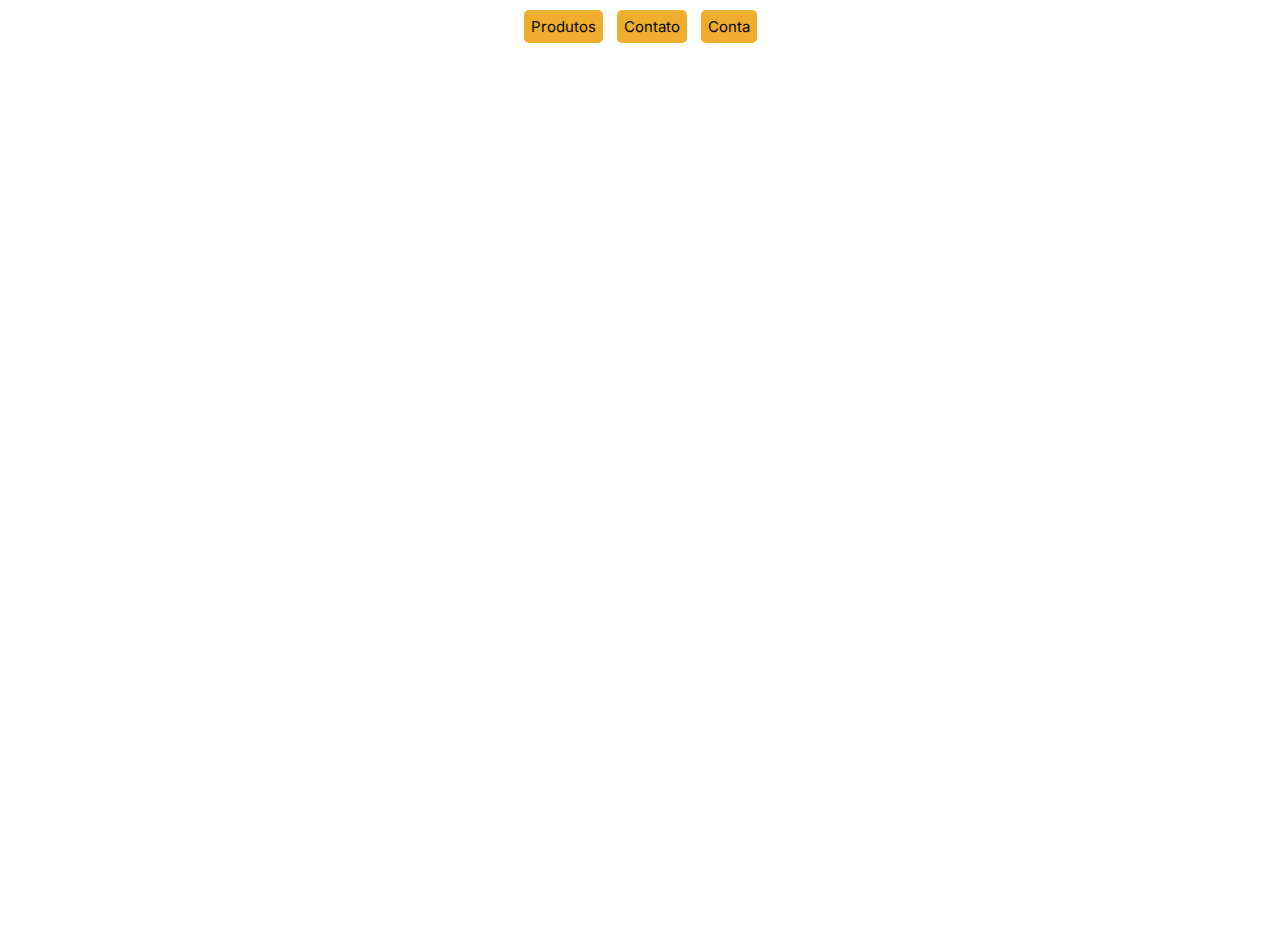
<file: index.html>
<!DOCTYPE html>
<html lang="pt-br">
<head>
    <meta charset="UTF-8">
    <meta http-equiv="X-UA-Compatible" content="IE=edge">
    <meta name="viewport" content="width=device-width, initial-scale=1.0">
    <link rel="stylesheet" href="assets/index.css">
    <title>Início</title>
</head>
<body>
    <header>
        <div class="button-header">
            <a href="#">Produtos</a>
            <a href="#">Contato</a>
            <a href="login.html">Conta</a>
        </div>
    </header>

    <div class="container">
        <div class="ofertas-box">
            <div id="oferta1"></div>
            <div id="oferta2"></div>
            <div id="oferta3"></div>
            <div id="oferta4"></div>
            <div id="oferta5"></div>
            <div id="oferta6"></div>
            <div id="oferta7"></div>
            <div id="oferta8"></div>
        </div>
    </div>
</body>
</html>
</file>
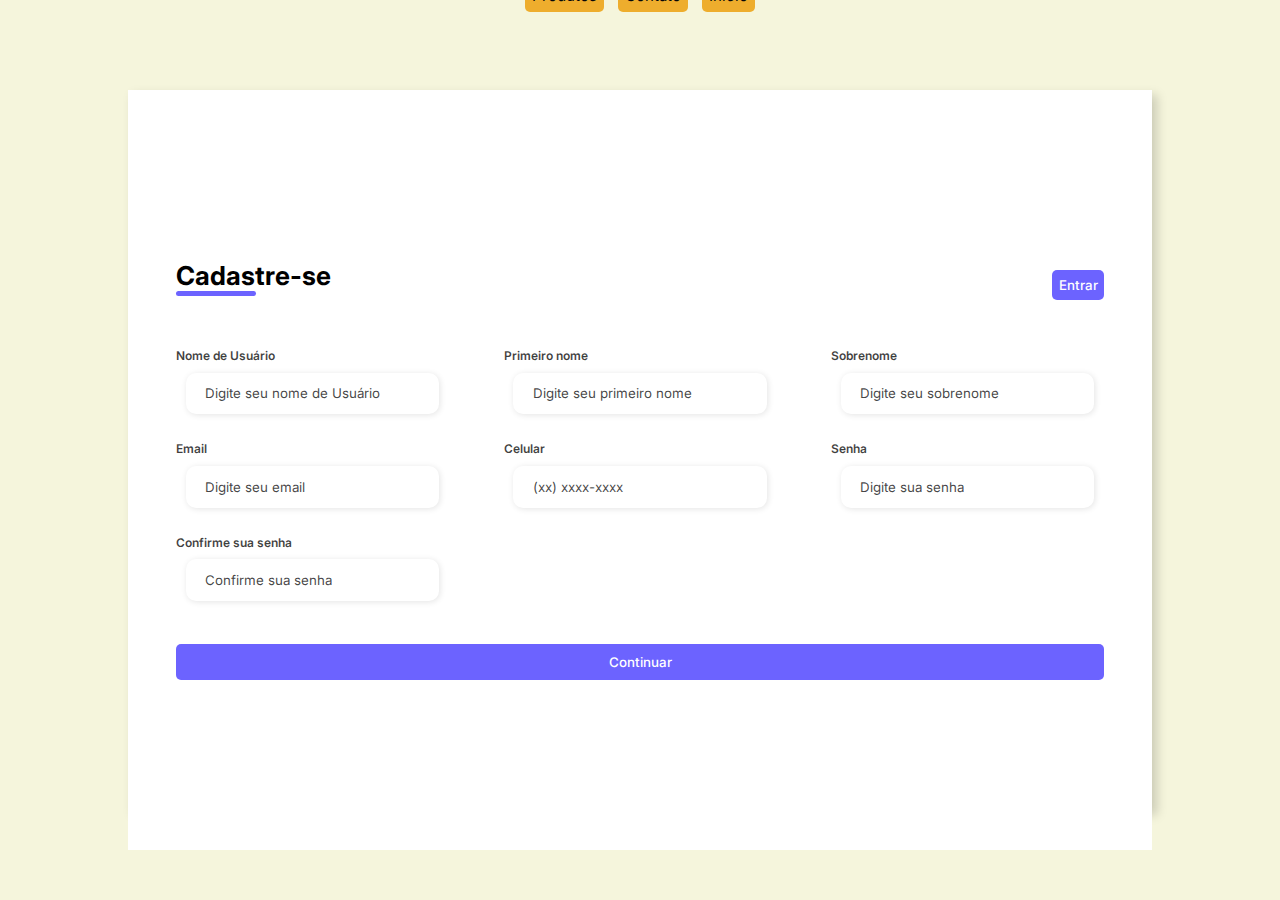
<file: cadastro.html>
<!DOCTYPE html>
<html lang="pt-br">
<head>
    <meta charset="UTF-8">
    <meta http-equiv="X-UA-Compatible" content="IE=edge">
    <meta name="viewport" content="width=device-width, initial-scale=1.0">
    <link rel="stylesheet" href="assets/cadastro.css">
    <title>Cadastro</title>
</head>
<body>
    <header>
        <div class="button-header">
            <a href="#">Produtos</a>
            <a href="#">Contato</a>
            <a href="index.html">Início</a>
        </div>
    </header>
    <div class="container">
        <div class="form-image">
            <img src="assets/imagens/undraw_sign_up_n6im.svg">
        </div>
        <div class="form">
            <form action="#">
                <div class="form-header">
                    <div class="title">
                        <h1>Cadastre-se</h1>
                    </div>
                    <div class="login-button">
                        <button><a href="login.html">Entrar</a></button>
                    </div>
                </div>

                <div class="input-group">
                    <div class="input-box">
                        <label for="username">Nome de Usuário</label>
                        <input id="username" type="text" name="username" placeholder="Digite seu nome de Usuário" required>
                    </div>

                    <div class="input-box">
                        <label for="firstname">Primeiro nome</label>
                        <input id="firstname" type="text" name="firstname" placeholder="Digite seu primeiro nome" required>
                    </div>

                    <div class="input-box">
                        <label for="lastname">Sobrenome</label>
                        <input id="lastname" type="text" name="lastname" placeholder="Digite seu sobrenome" required>
                    </div>

                    <div class="input-box">
                        <label for="email">Email</label>
                        <input id="email" type="email" name="email" placeholder="Digite seu email" required>
                    </div>

                    <div class="input-box">
                        <label for="number">Celular</label>
                        <input id="number" type="tel" name="number" placeholder="(xx) xxxx-xxxx" required>
                    </div>

                    <div class="input-box">
                        <label for="password">Senha</label>
                        <input id="password" type="password" name="password" placeholder="Digite sua senha" required>
                    </div>

                    <div class="input-box">
                        <label for="confirmpassword">Confirme sua senha</label>
                        <input id="confirmpassword" type="password" name="confirmpassword" placeholder="Confirme sua senha" required>
                    </div>
                </div>

                <div class="continue-button">
                    <button><a href="#">Continuar</a></button>
                </div>
            </form>
        </div>
    </div>
</body>
</html>
</file>
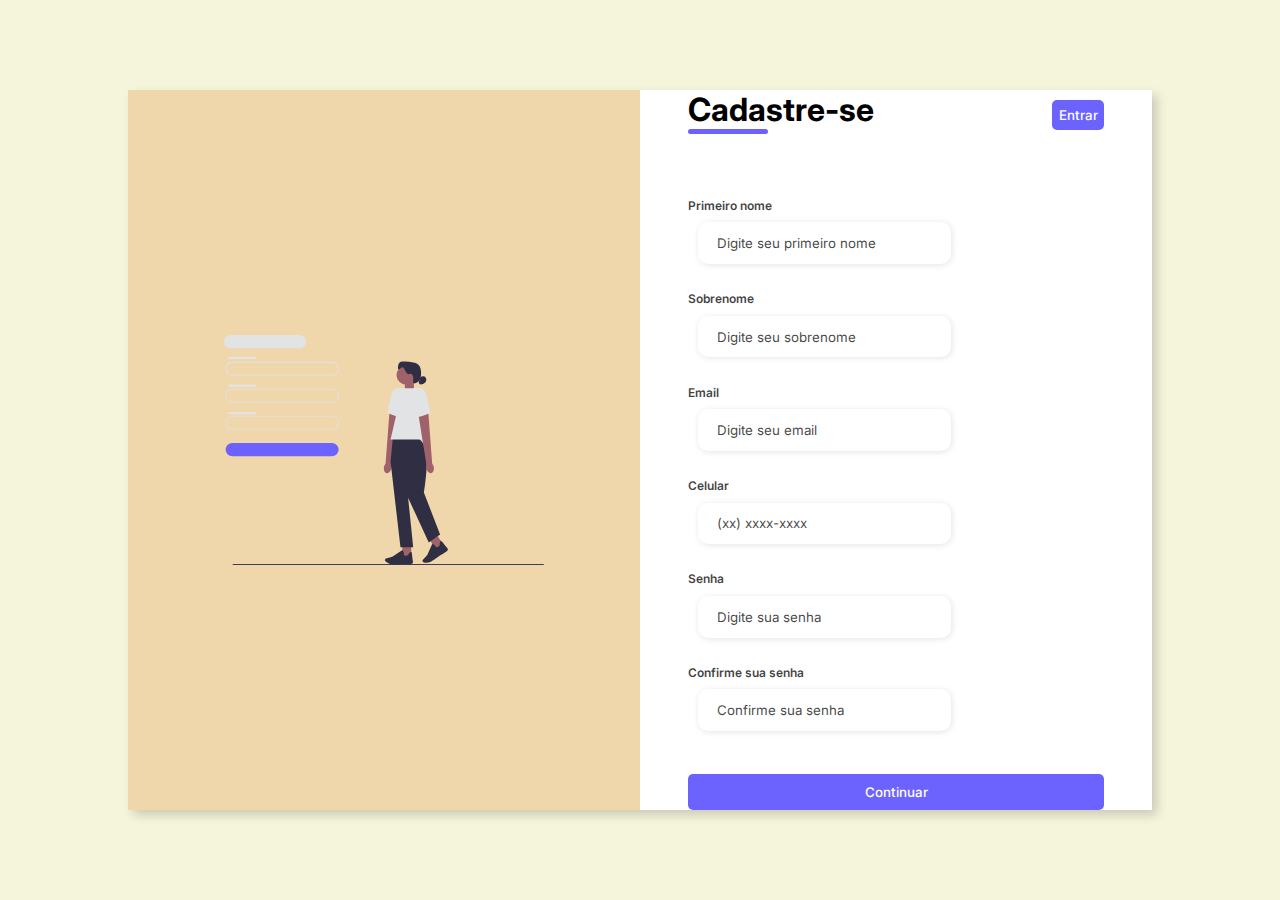
<file: login.html>
<!DOCTYPE html>
<html lang="pt-br">
<head>
    <meta charset="UTF-8">
    <meta http-equiv="X-UA-Compatible" content="IE=edge">
    <meta name="viewport" content="width=device-width, initial-scale=1.0">
    <link rel="stylesheet" href="assets/login.css">
    <title>Login/Cadastro</title>
</head>
<body>
    <div class="container">
        <div class="form-image">
            <img src="assets/imagens/undraw_sign_up_n6im.svg">
        </div>

        <div class="form">
            <form action="#">
                <div class="form-header">
                    <div class="title">
                        <h1>Cadastre-se</h1>
                    </div>
                    <div class="login-button">
                        <button><a href="#">Entrar</a></button>
                    </div>
                </div>

                <div class="input-group">
                    <div class="input-box">
                        <label for="firstname">Primeiro nome</label>
                        <input id="firstname" type="text" name="firstname" placeholder="Digite seu primeiro nome" required>
                    </div>

                    <div class="input-box">
                        <label for="lastname">Sobrenome</label>
                        <input id="lastname" type="text" name="lastname" placeholder="Digite seu sobrenome" required>
                    </div>

                    <div class="input-box">
                        <label for="email">Email</label>
                        <input id="email" type="email" name="email" placeholder="Digite seu email" required>
                    </div>

                    <div class="input-box">
                        <label for="number">Celular</label>
                        <input id="number" type="tel" name="number" placeholder="(xx) xxxx-xxxx" required>
                    </div>

                    <div class="input-box">
                        <label for="password">Senha</label>
                        <input id="password" type="password" name="password" placeholder="Digite sua senha" required>
                    </div>

                    <div class="input-box">
                        <label for="confirmpassword">Confirme sua senha</label>
                        <input id="confirmpassword" type="password" name="confirmpassword" placeholder="Confirme sua senha" required>
                    </div>
                </div>

                <div class="continue-button">
                    <button><a href="#">Continuar</a></button>
                </div>
            </form>
        </div>
    </div>
</body>
</html>
</file>
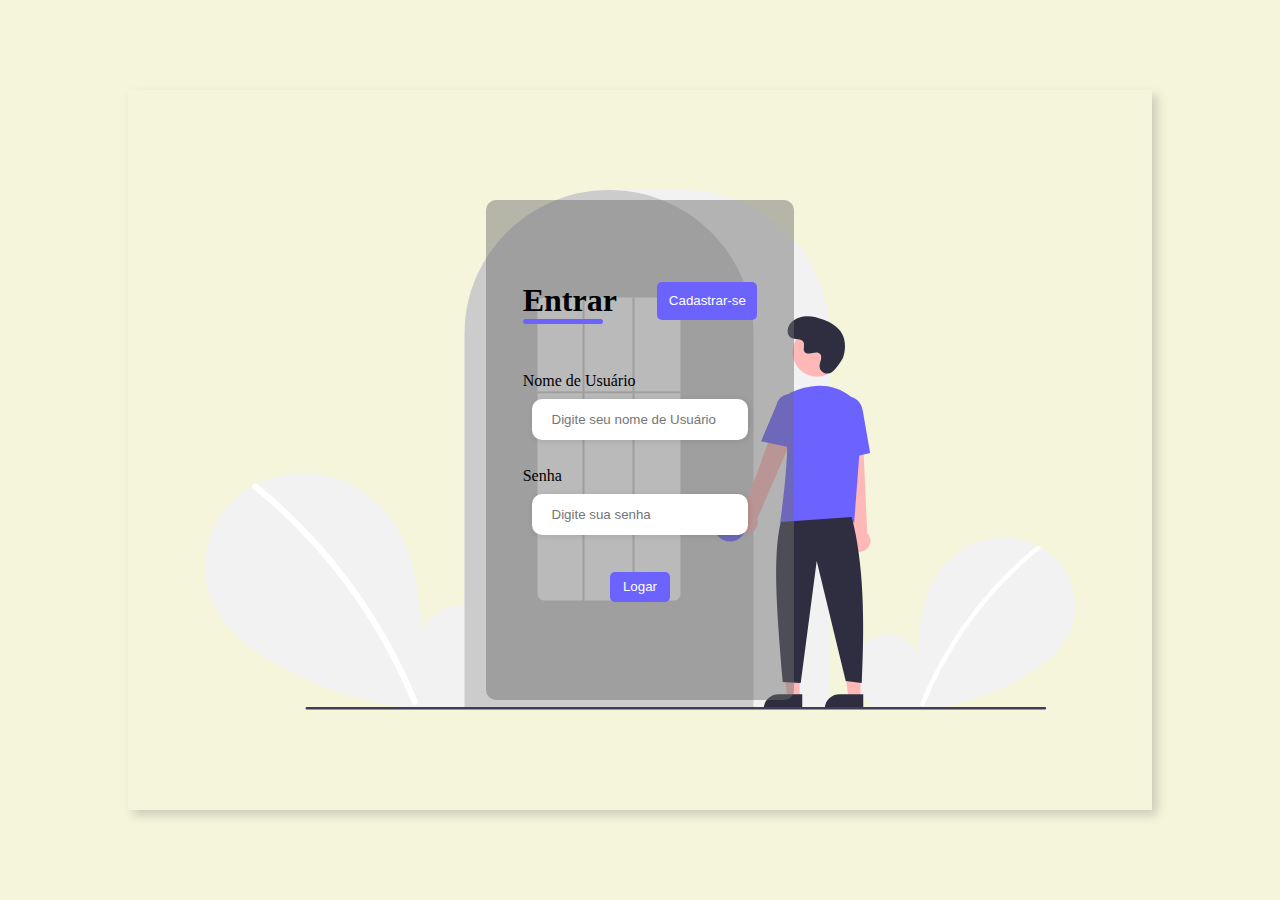
<file: teste1.html>
<!DOCTYPE html>
<html lang="pt-br">
<head>
    <meta charset="UTF-8">
    <meta http-equiv="X-UA-Compatible" content="IE=edge">
    <meta name="viewport" content="width=device-width, initial-scale=1.0">
    <link rel="stylesheet" href="teste1.css">
    <title>Login</title>
</head>
<body>
    <div class="container">
        <div class="form">
            <form action="#">
                <div class="form-header">
                    <div class="title">
                        <h1>Entrar</h1>
                    </div>
                    <div class="cadastro-button">
                        <button><a href="cadastro.html">Cadastrar-se</a></button>
                    </div>
                </div>
                <div class="input-group">
                    <div class="input-box">
                        <label for="username">Nome de Usuário</label>
                        <input id="username" type="text" name="username" placeholder="Digite seu nome de Usuário" required>
                    </div>

                    <div class="input-box">
                        <label for="password">Senha</label>
                        <input id="password" type="password" name="password" placeholder="Digite sua senha" required>
                    </div>
                    <div class="enter-button">
                        <button><a href="#">Logar</a></button>
                    </div>
                </div>
            </form>
        </div>
    </div>
</body>
</html>
</file>
<file: assets/index.css>
@import url('https://fonts.googleapis.com/css2?family=Inter:wght@100;200;300;400;500&display=swap');

* {
    margin: 0;
    padding: 0;
    font-family: 'Inter', sans-serif;
}

header {
    margin-top: 16px;
    display: flex;
    align-items: center;
    justify-content: center;
    margin-bottom: 910px;
}

.button-header a {
    align-items: center;
    padding: 7px;
    border-radius: 5px;
    width: 65px;
    height: 30px;
    background-color: #eead2d;
    color: rgb(6, 7, 7);
    text-transform: none;
    text-decoration: none;
    font-size: 15px;
}

.button-header a:first-child {
    margin-right: 10px;
}

.button-header a:last-child {
    margin-left: 10px;
}

.button-header a:hover {
    color: white;
    transition: 0.2s;
}

body {
    display: flex;
    justify-content: center;
    background-image: linear-gradient(blue to red );
}
</file>
<file: assets/cadastro.css>
@import url('https://fonts.googleapis.com/css2?family=Inter:wght@100;200;300;400;500&display=swap');

* {
    margin: 0;
    padding: 0;
    box-sizing: border-box;
    font-family: 'Inter', sans-serif;
}

body {
    width: 100%;
    height: 100vh;
    display: flex;
    justify-content: center;
    align-items: center;
    background-color: beige;
}

.container {
    width: 80%;
    height: 80vh;
    display: flex;
    box-shadow: 5px 5px 10px rgba(0, 0, 0, 0.171);
}

.form-image {
    width: 50%;
    display: flex;
    justify-content: center;
    align-items: center;
    background-color: #f0d6ab;
    padding: 1rem;
}

.form-image img {
    display: flex;
    width: 20rem;
}

.form {
    width: 50%;
    display: flex;
    flex-direction: column;
    justify-content: center;
    align-items: center;
    background-color: #fff;
    padding: 3rem;
}

.form-header {
    margin-bottom: 3rem;
    display: flex;
    justify-content: space-between;
}

.login-button {
    display: flex;
    justify-content: center;
    margin-top: 10px;
    height: 30px;
}

.login-button button {
    border: none;
    background-color: #6C63FF;
    padding: 0.4rem;
    border-radius: 5px;
    cursor: pointer;
}

.login-button button:hover {
    background-color: #6b63fff1;
    text-decoration: underline whitesmoke;
}

.login-button button a {
    text-decoration: none;
    font-weight: 500;
    color: #fff;
}

.form-header h1:after {
    content: '';
    display: block;
    width: 5rem;
    height: 0.3rem;
    background-color: #6C63FF;
    border-radius: 5px;
}

.input-group {
    display: flex;
    flex-wrap: wrap;
    justify-content: space-between;
    padding: 1rem 0;
}

.input-box {
    display: flex;
    flex-direction: column;
    margin-bottom: 1.1rem;
}

.input-box input {
    margin: 0.6rem;
    padding: 0.8rem 1.2rem;
    border: none;
    border-radius: 10px;
    box-shadow: 1px 1px 6px #0000001c;
}

header {
    position: absolute;
    display: flex;
    align-items: center;
    justify-content: center;
    margin-bottom: 910px;
}

.button-header a {
    align-items: center;
    padding: 7px;
    border-radius: 5px;
    width: 65px;
    height: 30px;
    background-color: #eead2d;
    color: rgb(6, 7, 7);
    text-transform: none;
    text-decoration: none;
    font-size: 15px;
}

.button-header a:first-child {
    margin-right: 10px;
}

.button-header a:last-child {
    margin-left: 10px;
}

.button-header a:hover {
    color: white;
    transition: 0.2s;
}

.input-box input:hover {
    background-color: #eeeeee75;
}

.input-box input:focus-visible {
    outline:  1px solid #6C63FF;
}

.input-box label {
    font-size: 0.75rem;
    font-weight: 600;
    color: #000000c0;
}

.input-box input::placeholder {
    color: #000000be;
}

.continue-button button {
    width: 100%;
    border: none;
    background-color: #6C63FF;
    padding: 0.62rem;
    border-radius: 5px;
    cursor: pointer;
    text-decoration: none;
    font-weight: 500;
    color: #fff;
}

.continue-button button a {
    text-decoration: none;
    font-weight: 500;
    color: #fff;
}

.continue-button button:hover {
    background-color: #6b63fff1;
    text-decoration: underline whitesmoke;
}

.continue-button a:hover {
    text-decoration: underline whitesmoke;
}

@media screen and (max-width: 550px) {
    .form-image {
        display: none;
    }

    .form {
        width: 100%;
        display: flex;
        justify-content: center;
    }

    .form-header {
        margin-bottom: 0rem;
    }
}

@media screen and (max-width: 800px) {
    .form-image {
        display: none;
    }

    .form {
        width: 100%;
        display: flex;
        justify-content: center;
    }

    .form-header {
        margin-bottom: 2rem;
    }
}

@media screen and (max-width: 550px) {
    .form-image {
        display: none;
    }

    .form {
        width: 100%;
        display: flex;
        justify-content: center;
    }

    .form-header {
        margin-bottom: 0rem;
    }
}

@media screen and (max-width: 360px) {
    .form-image {
        display: none;
    }

    .form {
        width: 100%;
        height: 560px;
        display: flex;
        justify-content: center;
    }

    .form-header {
        margin-bottom: 0rem;
        font-size: small;
    }

    .input-group {
        display: flex;
    }
}

@media screen and (max-width: 1364px) {
    .form-image {
        display: none;
    }

    .form {
        width: 100%;
        height: 760px;
        display: flex;
        justify-content: center;
    }

    .form-header {
        margin-bottom: 2rem;
        font-size: small;
    }

    .input-group {
        display: flex;
    }
}
</file>
<file: assets/login.css>
@import url('https://fonts.googleapis.com/css2?family=Inter:wght@100;200;300;400;500&display=swap');

* {
    margin: 0;
    padding: 0;
    box-sizing: border-box;
    font-family: 'Inter', sans-serif;
}

body {
    width: 100%;
    height: 100vh;
    display: flex;
    justify-content: center;
    align-items: center;
    background-color: beige;
}

.container {
    width: 80%;
    height: 80vh;
    display: flex;
    box-shadow: 5px 5px 10px rgba(0, 0, 0, 0.171);
}

.form-image {
    width: 50%;
    display: flex;
    justify-content: center;
    align-items: center;
    background-color: #f0d6ab;
    padding: 1rem;
}

.form-image img {
    display: flex;
    width: 20rem;
}

.form {
    width: 50%;
    display: flex;
    flex-direction: column;
    justify-content: center;
    align-items: center;
    background-color: #fff;
    padding: 3rem;
}

.form-header {
    margin-bottom: 3rem;
    display: flex;
    justify-content: space-between;
}

.login-button {
    display: flex;
    justify-content: center;
    margin-top: 10px;
    height: 30px;
}

.login-button button {
    border: none;
    background-color: #6C63FF;
    padding: 0.4rem;
    border-radius: 5px;
    cursor: pointer;
}

.login-button button:hover {
    background-color: #6b63fff1;
    text-decoration: underline whitesmoke;
}

.login-button button a {
    text-decoration: none;
    font-weight: 500;
    color: #fff;
}

.form-header h1:after {
    content: '';
    display: block;
    width: 5rem;
    height: 0.3rem;
    background-color: #6C63FF;
    border-radius: 5px;
}

.input-group {
    display: flex;
    flex-wrap: wrap;
    justify-content: space-between;
    padding: 1rem 0;
}

.input-box {
    display: flex;
    flex-direction: column;
    margin-bottom: 1.1rem;
}

.input-box input {
    margin: 0.6rem;
    padding: 0.8rem 1.2rem;
    border: none;
    border-radius: 10px;
    box-shadow: 1px 1px 6px #0000001c;
}

.input-box input:hover {
    background-color: #eeeeee75;
}

.input-box input:focus-visible {
    outline:  1px solid #6C63FF;
}

.input-box label {
    font-size: 0.75rem;
    font-weight: 600;
    color: #000000c0;
}

.input-box input::placeholder {
    color: #000000be;
}

.continue-button button {
    width: 100%;
    border: none;
    background-color: #6C63FF;
    padding: 0.62rem;
    border-radius: 5px;
    cursor: pointer;
    text-decoration: none;
    font-weight: 500;
    color: #fff;
}

.continue-button button a {
    text-decoration: none;
    font-weight: 500;
    color: #fff;
}

.continue-button button:hover {
    background-color: #6b63fff1;
    text-decoration: underline whitesmoke;
}

.continue-button a:hover {
    text-decoration: underline whitesmoke;
}

/*@media screen and (max-widht: 1364px) {
    .form-image {
        display: none;
    }

    .container {
        width: 50%;
    }

    .form {
    width: 100%;
    }
}*/

@media screen and (max-widht: 850px) {
    .form-image {
        display: none;
    }
    .container {
        width: 50%;
    }
    .form {
    width: 100%;
    }
}
</file>
<file: teste1.css>
* {
    margin: 0px;
    padding: 0px;
    box-sizing: border-box;
}

body {
    width: 100%;
    height: 100vh;
    display: flex;
    justify-content: center;
    align-items: center;
    background-color: beige;
}

.container {
    width: 80%;
    height: 80vh;
    display: flex;
    box-shadow: 5px 5px 10px rgba(0, 0, 0, 0.171);
    background-image: url(assets/imagens/undraw_login_re_4vu2.svg);
    background-repeat: no-repeat;
    background-position: center;
}

.form {
    display: flex;
    flex-direction: column;
    justify-content: center;
    align-items: center;
    margin: auto;
    width: 30%;
    height: 500px;
    background-color: #6e6e6e7a;
    border-radius: 10px;
}

.form-header {
    margin-bottom: 2rem;
    display: flex;
    justify-content: space-between;
}

.form-header h1:after {
    content: '';
    display: block;
    width: 5rem;
    height: 0.3rem;
    background-color: #6C63FF;
    border-radius: 5px;
}

.input-group {
    display: flex;
    flex-wrap: wrap;
    justify-content: space-between;
    padding: 1rem 0;
    flex-direction: column;
}

.input-box {
    display: flex;
    flex-direction: column;
    margin-bottom: 1.1rem;
}

.input-box input {
    margin: 0.6rem;
    padding: 0.8rem 1.2rem;
    border: none;
    border-radius: 10px;
    box-shadow: 1px 1px 6px #0000001c;
}

.enter-button {
    display: flex;
    justify-content: center;
    margin-top: 10px;
    height: 30px;
    text-transform: none;
    text-decoration: none;

}

.enter-button a {
    border: none;
    background-color: #6C63FF;
    padding: 0.4rem;
    border-radius: 5px;
    cursor: pointer;
    color: #fff;
    text-decoration: none;
}

.enter-button button {
    border: none;
    background-color: #6C63FF;
    padding: 0.4rem;
    border-radius: 5px;
    cursor: pointer;
}

.cadastro-button button {
    border: none;
    background-color: #6C63FF;
    border-radius: 5px;
    cursor: pointer;
    color: #fff;
    text-transform: none;
}

.cadastro-button a {
    position: relative;
    margin: 5px;
    display: flex;
    justify-content: center;
    border: none;
    background-color: #6C63FF;
    padding: 0.4rem;
    border-radius: 5px;
    cursor: pointer;
    color: #fff;
    text-decoration: none;
}
</file>
